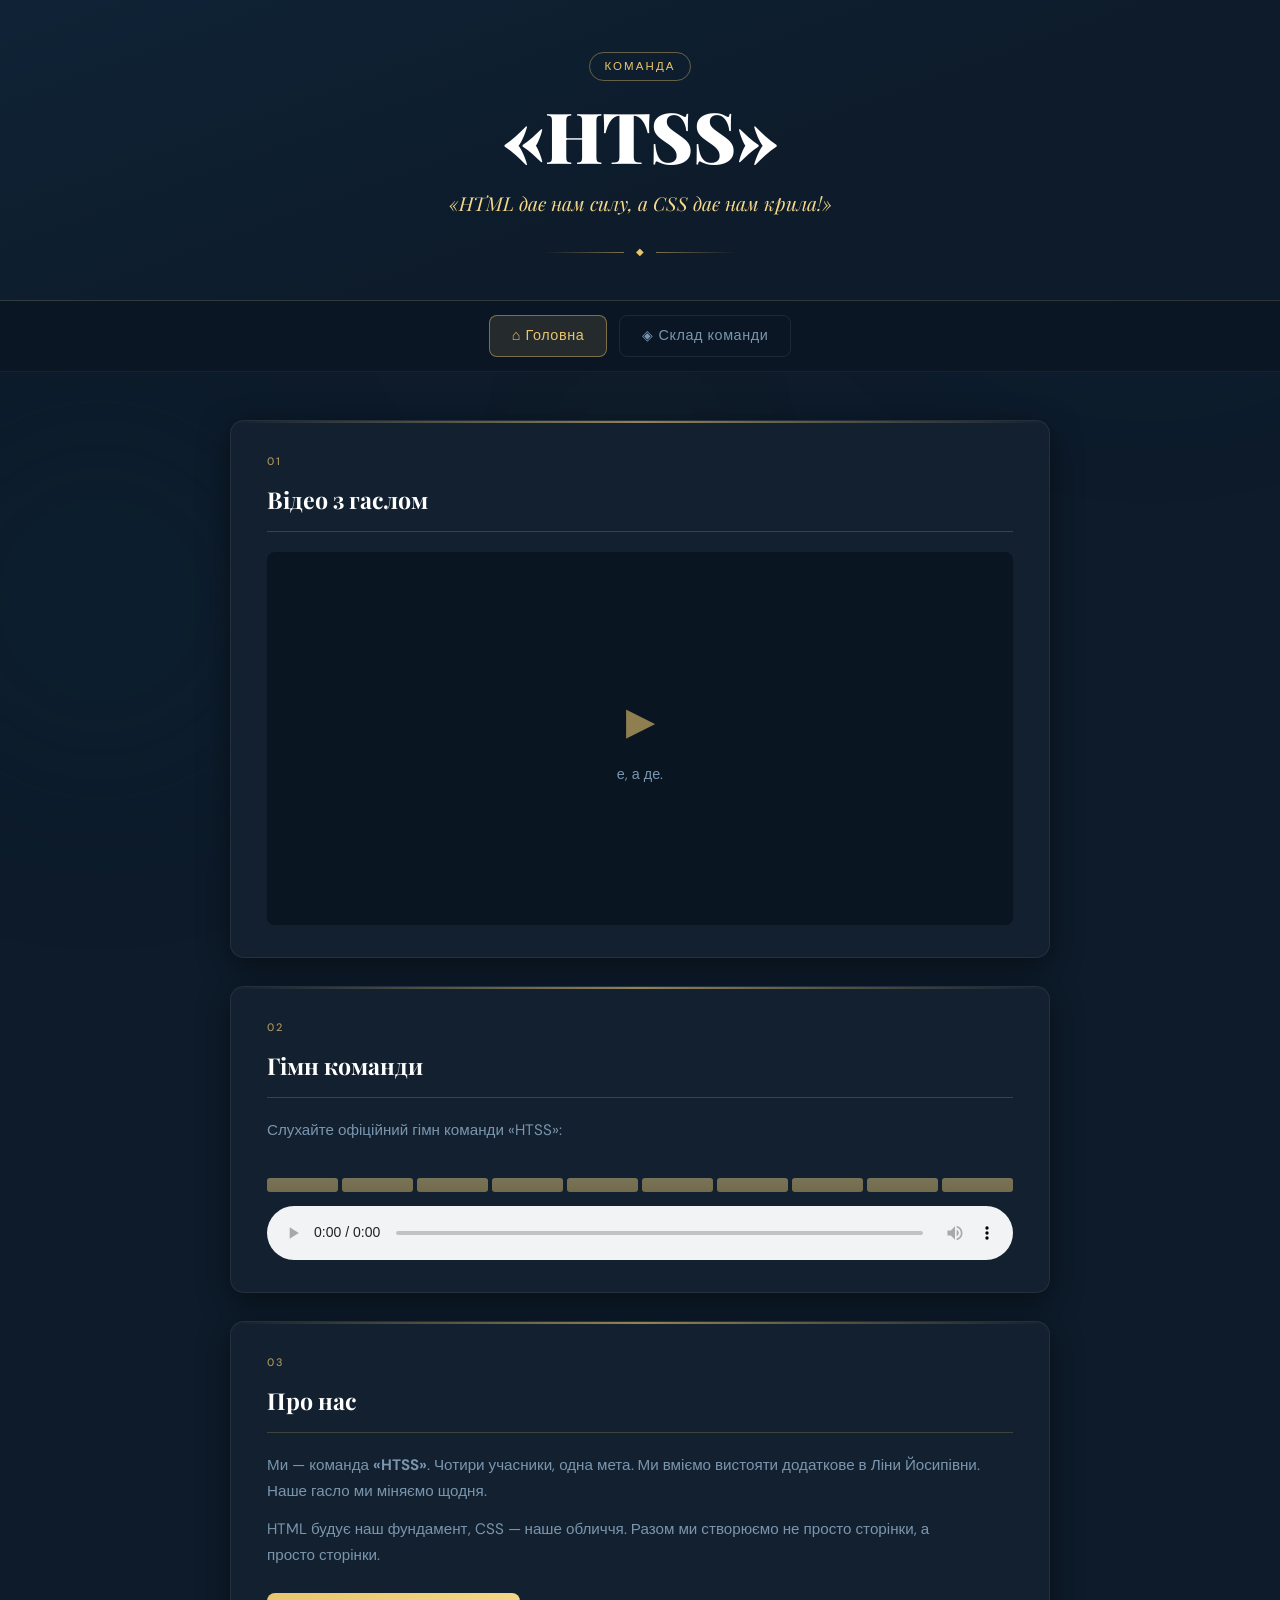
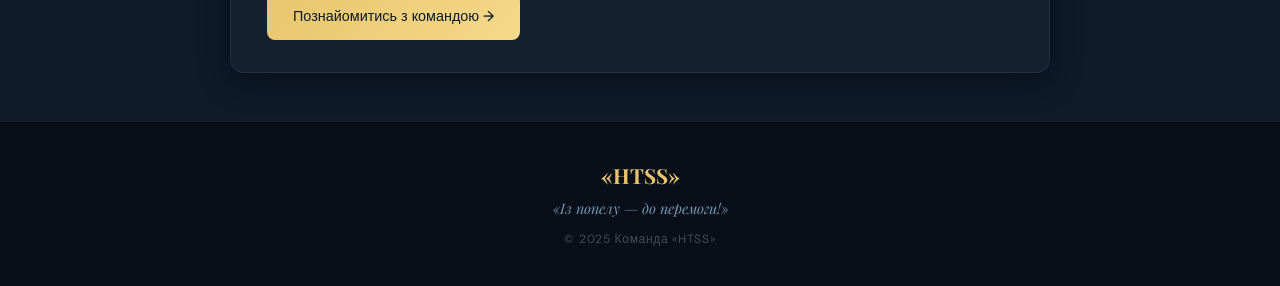
<file: index.html>
<!DOCTYPE html>
<html lang="uk">
<head>
  <meta charset="UTF-8" />
  <meta name="viewport" content="width=device-width, initial-scale=1.0" />
  <title>Команда «HTSS»</title>
  <link rel="preconnect" href="https://fonts.googleapis.com" />
  <link rel="preconnect" href="https://fonts.gstatic.com" crossorigin />
  <link href="https://fonts.googleapis.com/css2?family=Playfair+Display:ital,wght@0,700;0,900;1,700&family=DM+Sans:wght@300;400;500&display=swap" rel="stylesheet" />
  <link rel="stylesheet" href="style.css" />
</head>
<body>

  <div class="bg-orb orb-1"></div>
  <div class="bg-orb orb-2"></div>
  <div class="bg-orb orb-3"></div>

  <header class="site-header">
    <div class="header-inner">
      <div class="header-badge reveal">Команда</div>
      <h1 class="site-title reveal delay-1">«HTSS»</h1>
      <p class="slogan reveal delay-2">«HTML дає нам силу, а CSS дає нам крила!»</p>
      <div class="header-divider reveal delay-3"><span></span><span class="diamond">◆</span><span></span></div>
    </div>
  </header>

  <nav class="site-nav reveal delay-3">
    <a href="index.html" class="nav-link active">⌂ Головна</a>
    <a href="team.html" class="nav-link">◈ Склад команди</a>
  </nav>

  <main class="site-main">

    <section class="card reveal delay-4">
      <div class="card-label">01</div>
      <h2 class="section-title">Відео з гаслом</h2>
      <div class="video-wrapper">
        <video src="" controls>Ваш браузер не підтримує відео.</video>
        <div class="video-placeholder" id="vph"><span class="play-icon">▶</span><p>е, а де.</p></div>
      </div>
    </section>

    <section class="card reveal delay-5">
      <div class="card-label">02</div>
      <h2 class="section-title">Гімн команди</h2>
      <p class="section-text">Слухайте офіційний гімн команди «HTSS»:</p>
      <div class="audio-wrapper">
        <div class="audio-bars" id="audioBars">
          <span></span><span></span><span></span><span></span><span></span>
          <span></span><span></span><span></span><span></span><span></span>
        </div>
        <audio id="teamAudio" controls>
          <source src="" type="audio/mpeg" />Ваш браузер не підтримує аудіо.
        </audio>
      </div>
    </section>

    <section class="card reveal delay-4">
      <div class="card-label">03</div>
      <h2 class="section-title">Про нас</h2>
      <div class="about-grid">
        <div class="about-text">
          <p class="section-text">Ми — команда <strong>«HTSS»</strong>. Чотири учасники, одна мета. Ми вміємо вистояти додаткове в Ліни Йосипівни. Наше гасло ми міняємо щодня.</p>
          <p class="section-text" style="margin-top:12px">HTML будує наш фундамент, CSS — наше обличчя. Разом ми створюємо не просто сторінки, а просто сторінки.</p>
        </div>
        </div>
      </div>
      <a href="team.html" class="cta-btn">Познайомитись з командою →</a>
    </section>

  </main>

  <footer class="site-footer">
    <div class="footer-inner">
      <p class="footer-title">«HTSS»</p>
      <p class="footer-motto">«Із попелу — до перемоги!»</p>
      <p class="footer-copy">© 2025 Команда «HTSS»</p>
    </div>
  </footer>

  <script>
    const obs = new IntersectionObserver(es => es.forEach(e => {
      if(e.isIntersecting){e.target.classList.add('visible');obs.unobserve(e.target);}
    }),{threshold:0.1});
    document.querySelectorAll('.reveal').forEach(el => obs.observe(el));

    const video = document.querySelector('video');
    const vph = document.getElementById('vph');
    if (!video.getAttribute('src') || video.getAttribute('src')==='') vph.style.display='flex';
    else vph.style.display='none';

    const audio = document.getElementById('teamAudio');
    const bars  = document.querySelectorAll('#audioBars span');
    let anim;
    audio.addEventListener('play', () => {
      bars.forEach(b => b.classList.add('active'));
      anim = setInterval(() => bars.forEach(b => b.style.height=(Math.random()*60+20)+'%'), 180);
    });
    audio.addEventListener('pause', () => {
      bars.forEach(b => { b.classList.remove('active'); b.style.height='30%'; });
      clearInterval(anim);
    });
  </script>
</body>
</html>
</file>
<file: style.css>
/* ═══════════════════════════════════════════
   HTSS Team Website — style.css
   ═══════════════════════════════════════════ */

:root {
  --gold:        #e8c56d;
  --gold-light:  #f5d98a;
  --gold-dim:    rgba(232, 197, 109, 0.12);
  --navy:        #0d1b2a;
  --navy-mid:    #152536;
  --navy-light:  #1e3448;
  --navy-card:   #13202f;
  --text:        #e2ddd4;
  --text-muted:  #7a96ae;
  --radius:      14px;
  --shadow:      0 8px 32px rgba(0,0,0,0.45);
  --font-d:      'Playfair Display', Georgia, serif;
  --font-b:      'DM Sans', 'Segoe UI', sans-serif;
}

*, *::before, *::after { margin:0; padding:0; box-sizing:border-box; }
html { scroll-behavior: smooth; }

body {
  font-family: var(--font-b);
  background: var(--navy);
  color: var(--text);
  min-height: 100vh;
  overflow-x: hidden;
  line-height: 1.65;
}

/* ── Background Orbs ── */
.bg-orb {
  position: fixed; border-radius: 50%;
  filter: blur(90px); pointer-events: none; z-index: 0; opacity: 0.4;
}
.orb-1 { width:620px; height:620px; background: radial-gradient(circle, #1a4a6e 0%, transparent 70%); top:-220px; right:-180px; }
.orb-2 { width:480px; height:480px; background: radial-gradient(circle, #0d2a3e 0%, transparent 70%); bottom:60px; left:-140px; }
.orb-3 { width:340px; height:340px; background: radial-gradient(circle, rgba(232,197,109,0.07) 0%, transparent 70%); top:50%; left:50%; transform:translate(-50%,-50%); }

/* ── Reveal ── */
.reveal { opacity:0; transform:translateY(26px); transition: opacity 0.65s ease, transform 0.65s ease; }
.reveal.visible { opacity:1; transform:translateY(0); }
.delay-1 { transition-delay:.10s; }
.delay-2 { transition-delay:.20s; }
.delay-3 { transition-delay:.30s; }
.delay-4 { transition-delay:.40s; }
.delay-5 { transition-delay:.50s; }

/* ══════════════════════
   HEADER
══════════════════════ */
.site-header {
  position: relative; z-index: 2;
  background: linear-gradient(160deg, #0f2336 0%, #0d1b2a 60%);
  border-bottom: 1px solid rgba(232,197,109,0.15);
  text-align: center;
  padding: 52px 24px 40px;
}
.header-inner { max-width: 700px; margin: 0 auto; }

.header-badge {
  display: inline-block;
  font-family: var(--font-b);
  font-size: .72rem;
  font-weight: 500;
  letter-spacing: .18em;
  text-transform: uppercase;
  color: var(--gold);
  border: 1px solid rgba(232,197,109,0.4);
  padding: 4px 14px;
  border-radius: 20px;
  margin-bottom: 16px;
}

.site-title {
  font-family: var(--font-d);
  font-size: clamp(2.6rem, 7vw, 4.4rem);
  font-weight: 900;
  color: #fff;
  line-height: 1.1;
  letter-spacing: -.01em;
  margin-bottom: 14px;
}

.slogan {
  font-family: var(--font-d);
  font-style: italic;
  font-size: clamp(1rem, 2.5vw, 1.2rem);
  color: var(--gold-light);
  margin-bottom: 24px;
}

.header-divider {
  display: flex; align-items: center; gap: 12px; justify-content: center;
}
.header-divider span:first-child,
.header-divider span:last-child {
  display: block; height: 1px; width: 80px;
  background: linear-gradient(90deg, transparent, rgba(232,197,109,0.5));
}
.header-divider span:last-child { transform: scaleX(-1); }
.diamond { color: var(--gold); font-size: .6rem; }

/* ══════════════════════
   NAV
══════════════════════ */
.site-nav {
  position: relative; z-index: 2;
  background: #0a1624;
  display: flex; justify-content: center; gap: 12px;
  padding: 14px 20px;
  border-bottom: 1px solid rgba(255,255,255,0.05);
}

.nav-link {
  font-family: var(--font-b);
  font-size: .9rem; font-weight: 500;
  color: var(--text-muted);
  text-decoration: none;
  padding: 8px 22px;
  border: 1px solid rgba(255,255,255,0.08);
  border-radius: 8px;
  transition: all .2s ease;
  letter-spacing: .04em;
}
.nav-link:hover { color: var(--gold); border-color: rgba(232,197,109,0.35); background: var(--gold-dim); }
.nav-link.active { color: var(--gold); border-color: rgba(232,197,109,0.45); background: var(--gold-dim); }

/* ══════════════════════
   MAIN / CARDS
══════════════════════ */
.site-main {
  position: relative; z-index: 1;
  max-width: 860px; margin: 48px auto;
  padding: 0 20px;
}

.card {
  background: var(--navy-card);
  border: 1px solid rgba(255,255,255,0.07);
  border-radius: var(--radius);
  padding: 32px 36px;
  margin-bottom: 28px;
  box-shadow: var(--shadow);
  position: relative; overflow: hidden;
}
.card::before {
  content: '';
  position: absolute; top:0; left:0; right:0; height:2px;
  background: linear-gradient(90deg, transparent, var(--gold), transparent);
  opacity: .6;
}

.card-label {
  font-size: .68rem; font-weight: 500; letter-spacing: .2em;
  color: var(--gold); opacity: .7;
  margin-bottom: 10px; text-transform: uppercase;
}

.section-title {
  font-family: var(--font-d);
  font-size: 1.45rem; font-weight: 700;
  color: #fff;
  margin-bottom: 20px;
  padding-bottom: 12px;
  border-bottom: 1px solid rgba(232,197,109,0.2);
}

.section-text {
  font-size: .95rem; color: var(--text-muted); line-height: 1.7;
}

/* ── Video ── */
.video-wrapper { position: relative; border-radius: 8px; overflow: hidden; background: #0a1522; min-height: 220px; }
video { width: 100%; display: block; border-radius: 8px; min-height: 220px; }
.video-placeholder {
  position: absolute; inset:0;
  display: flex; flex-direction: column; align-items: center; justify-content: center;
  gap: 10px; background: #0a1522; color: var(--text-muted);
  font-size: .9rem;
}
.play-icon { font-size: 2.4rem; color: var(--gold); opacity: .6; }

/* ── Audio ── */
.audio-wrapper { display: flex; flex-direction: column; gap: 14px; }
.audio-bars { display: flex; align-items: flex-end; gap: 4px; height: 48px; }
.audio-bars span {
  flex: 1; height: 30%; min-height: 4px;
  background: linear-gradient(to top, var(--gold), var(--gold-light));
  border-radius: 3px;
  transition: height .18s ease;
  opacity: .45;
}
.audio-bars span.active { opacity: 1; }
audio { width: 100%; accent-color: var(--gold); }

/* ── About ── */
.about-grid { display: grid; grid-template-columns: 1fr auto; gap: 32px; align-items: center; margin-bottom: 24px; }
@media (max-width: 580px) { .about-grid { grid-template-columns: 1fr; } }

.about-stats { display: flex; gap: 20px; }
.stat { display: flex; flex-direction: column; align-items: center; gap: 2px; }
.stat-num { font-family: var(--font-d); font-size: 2rem; font-weight: 700; color: var(--gold); line-height: 1; }
.stat-label { font-size: .7rem; letter-spacing: .1em; text-transform: uppercase; color: var(--text-muted); }

.cta-btn {
  display: inline-block;
  background: linear-gradient(135deg, var(--gold), var(--gold-light));
  color: #0d1b2a;
  font-family: var(--font-b); font-weight: 500; font-size: .9rem;
  text-decoration: none;
  padding: 12px 26px; border-radius: 8px;
  transition: opacity .2s, transform .2s;
}
.cta-btn:hover { opacity: .88; transform: translateY(-1px); }

/* ══════════════════════
   TEAM PAGE
══════════════════════ */
.team-section {
  position: relative; z-index: 1;
  max-width: 1000px; margin: 48px auto;
  padding: 0 20px 60px;
}

.team-header { text-align: center; margin-bottom: 48px; }

.section-title-lg {
  font-family: var(--font-d);
  font-size: clamp(1.9rem, 5vw, 2.8rem);
  font-weight: 700; color: #fff;
  margin-bottom: 10px;
}

.team-subtitle {
  font-family: var(--font-d);
  font-style: italic; font-size: 1.05rem;
  color: var(--gold); opacity: .8;
}

/* ── Team Grid ── */
.team-grid {
  display: grid;
  grid-template-columns: repeat(auto-fit, minmax(220px, 1fr));
  gap: 24px;
}

/* ── Member Card ── */
.member-card {
  background: var(--navy-card);
  border: 1px solid rgba(255,255,255,0.07);
  border-radius: var(--radius);
  padding: 30px 24px 24px;
  display: flex; flex-direction: column; align-items: center; gap: 18px;
  box-shadow: var(--shadow);
  position: relative; overflow: hidden;
  transition: transform .25s ease, box-shadow .25s ease;
  text-align: center;
}
.member-card::before {
  content: '';
  position: absolute; top:0; left:0; right:0; height:2px;
  background: linear-gradient(90deg, transparent, rgba(255,255,255,0.12), transparent);
}
.member-card:hover {
  transform: translateY(-4px);
  box-shadow: 0 16px 48px rgba(0,0,0,0.5);
}

/* Captain highlight */
.captain-card {
  border-color: rgba(232,197,109,0.3);
  background: linear-gradient(170deg, #1a2638 0%, var(--navy-card) 100%);
}
.captain-card::before {
  background: linear-gradient(90deg, transparent, var(--gold), transparent);
  opacity: .5;
}

.captain-crown {
  position: absolute; top: 14px; right: 14px;
  font-size: .68rem; font-weight: 500; letter-spacing: .08em;
  color: #0d1b2a;
  background: var(--gold);
  padding: 3px 10px; border-radius: 20px;
}

/* ── Avatar ── */
.avatar-container {
  position: relative;
  width: 100px; height: 100px;
  border-radius: 50%;
  flex-shrink: 0;
}

.avatar-img {
  width: 100px; height: 100px;
  border-radius: 50%;
  object-fit: cover;
  object-position: center top;
  border: 2px solid rgba(232,197,109,0.35);
  display: block;
}

/* Fallback circle with initials */
.avatar-fallback {
  width: 100px; height: 100px;
  border-radius: 50%;
  background: linear-gradient(135deg, var(--navy-light), #1e3a5c);
  border: 2px solid rgba(232,197,109,0.35);
  display: flex; align-items: center; justify-content: center;
  font-family: var(--font-d);
  font-size: 1.6rem; font-weight: 700;
  color: var(--gold);
  letter-spacing: .03em;
  user-select: none;
}

.captain-card .avatar-img,
.captain-card .avatar-fallback {
  border-color: var(--gold);
  box-shadow: 0 0 18px rgba(232,197,109,0.25);
}

/* ── Member Info ── */
.member-info { width: 100%; }

.member-name {
  font-family: var(--font-d);
  font-size: 1.1rem; font-weight: 700;
  color: #fff; margin-bottom: 6px;
}

.member-role {
  display: flex; align-items: center; justify-content: center; gap: 6px;
  font-size: .78rem; color: var(--gold); margin-bottom: 10px;
  letter-spacing: .04em;
}
.role-dot {
  width: 5px; height: 5px; border-radius: 50%;
  background: var(--gold); flex-shrink: 0;
}

.member-desc {
  font-size: .82rem; color: var(--text-muted); line-height: 1.6;
}

.member-tag {
  display: inline-block;
  font-size: .65rem; font-weight: 500; letter-spacing: .14em; text-transform: uppercase;
  color: var(--text-muted);
  border: 1px solid rgba(255,255,255,0.1);
  padding: 3px 12px; border-radius: 20px;
  margin-top: 4px;
}
.captain-card .member-tag {
  color: var(--gold); border-color: rgba(232,197,109,0.3);
}

/* ══════════════════════
   FOOTER
══════════════════════ */
.site-footer {
  position: relative; z-index: 1;
  background: #080f18;
  border-top: 1px solid rgba(255,255,255,0.06);
  text-align: center;
  padding: 36px 20px;
}
.footer-title {
  font-family: var(--font-d);
  font-size: 1.3rem; font-weight: 700; color: var(--gold);
  margin-bottom: 4px;
}
.footer-motto {
  font-family: var(--font-d);
  font-style: italic; font-size: .9rem;
  color: var(--text-muted); margin-bottom: 10px;
}
.footer-copy {
  font-size: .75rem; color: rgba(255,255,255,0.25);
  letter-spacing: .06em;
}

/* ══════════════════════
   RESPONSIVE
══════════════════════ */
@media (max-width: 600px) {
  .card { padding: 24px 20px; }
  .team-grid { grid-template-columns: 1fr 1fr; }
}
@media (max-width: 400px) {
  .team-grid { grid-template-columns: 1fr; }
}
</file>
